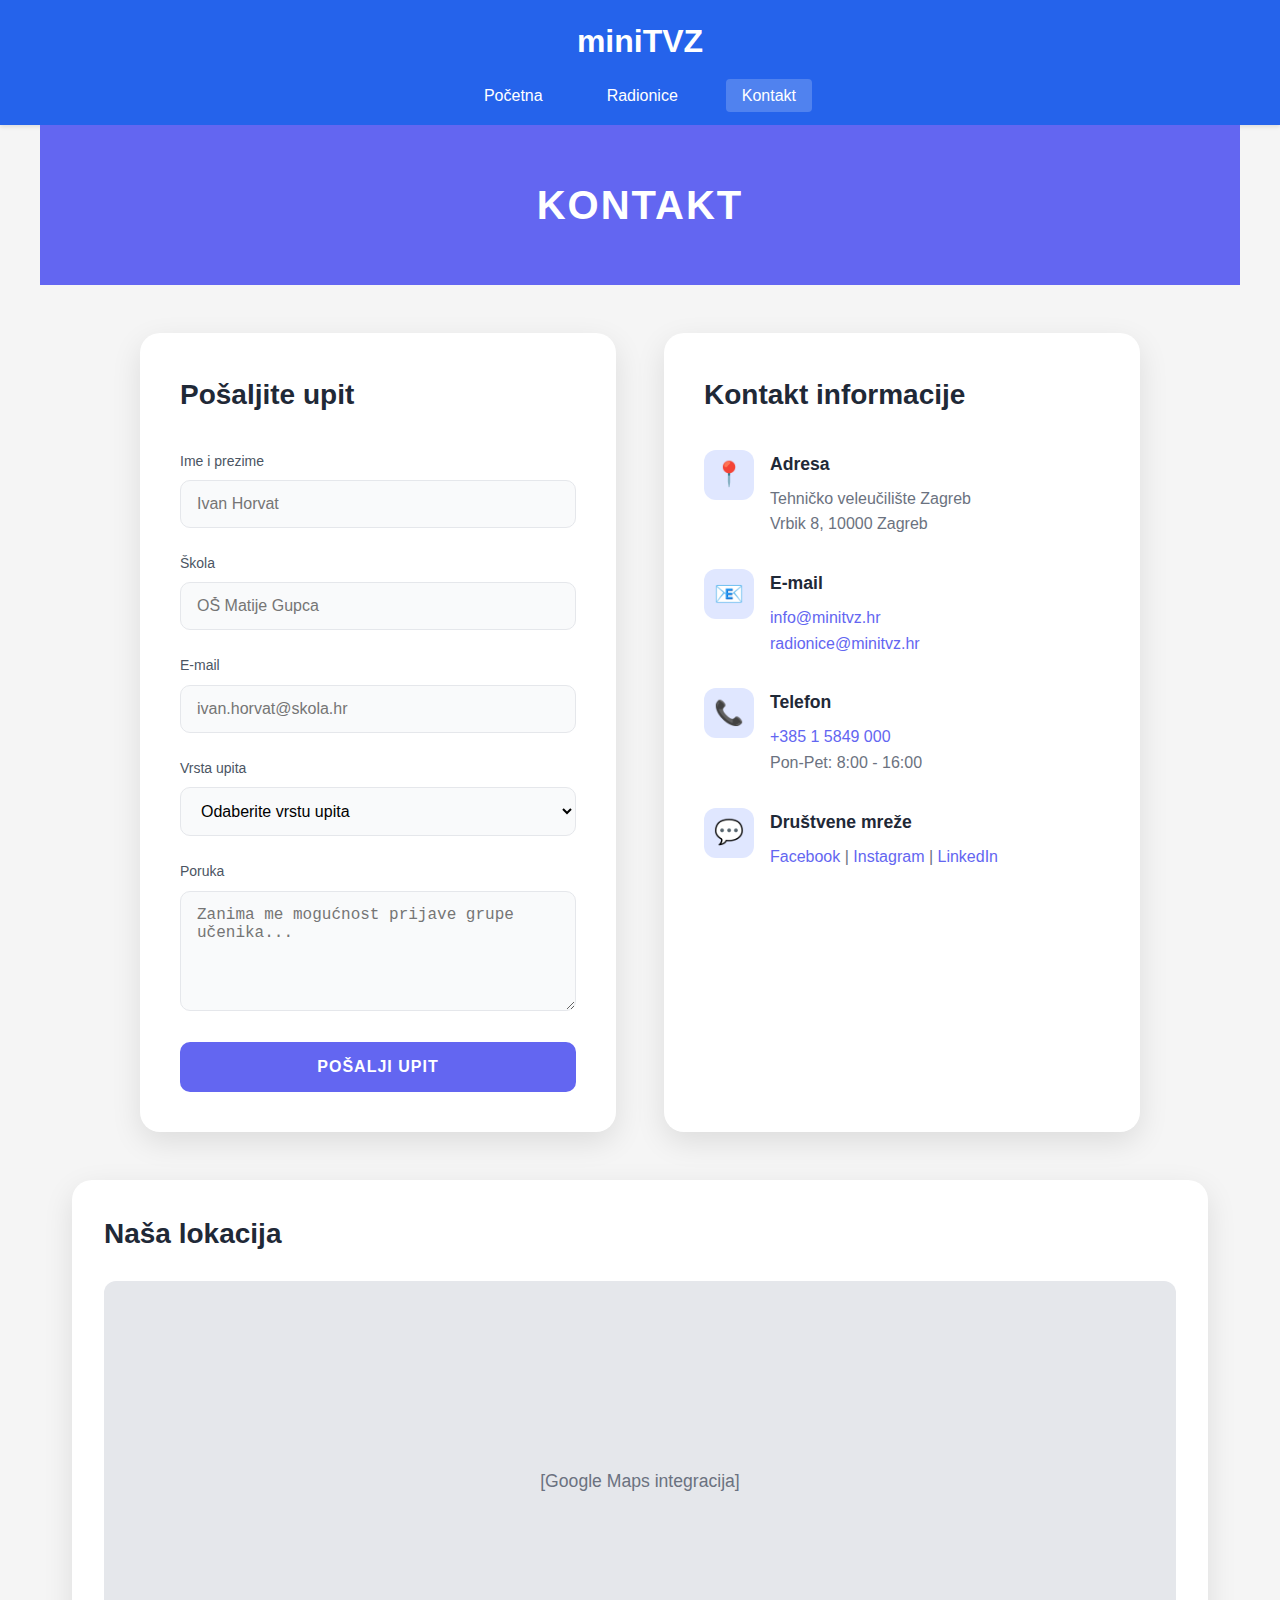
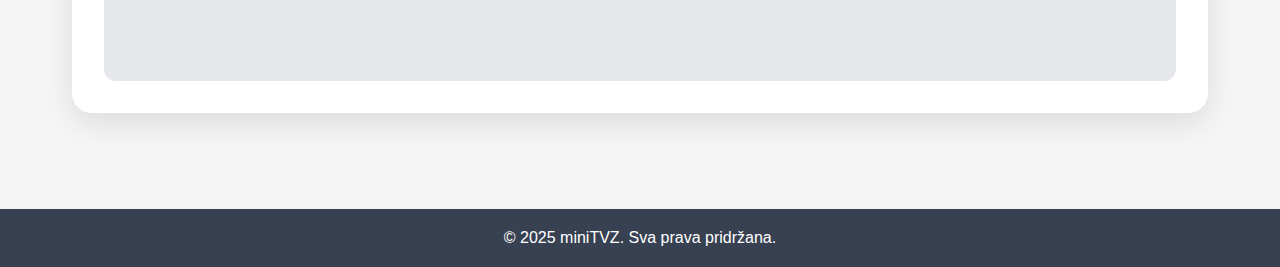
<file: src/kontakt.html>
<!DOCTYPE html>
<html lang="hr">
<head>
    <meta charset="UTF-8">
    <meta name="viewport" content="width=device-width, initial-scale=1.0">
    <title>Kontakt - miniTVZ</title>
    <style>
        /* Reset i osnovni stilovi */
        * {
            margin: 0;
            padding: 0;
            box-sizing: border-box;
        }

        body {
            font-family: -apple-system, BlinkMacSystemFont, 'Segoe UI', Roboto, Arial, sans-serif;
            line-height: 1.6;
            color: #333;
            background-color: #f5f5f5;
        }

        /* Header stilovi */
        header {
            background: #2563eb;
            color: white;
            padding: 1rem 0;
            box-shadow: 0 2px 4px rgba(0,0,0,0.1);
        }

        header h1 {
            text-align: center;
            margin-bottom: 1rem;
            font-size: 2rem;
        }

        nav ul {
            list-style: none;
            display: flex;
            justify-content: center;
            gap: 2rem;
        }

        nav a {
            color: white;
            text-decoration: none;
            padding: 0.5rem 1rem;
            border-radius: 4px;
            transition: background 0.3s;
        }

        nav a:hover, nav a.active {
            background: rgba(255, 255, 255, 0.2);
        }

        /* Main content */
        main {
            max-width: 1200px;
            margin: 0 auto;
            padding: 3rem 2rem;
        }

        /* Page header */
        .page-header {
            background: #6366f1;
            color: white;
            text-align: center;
            padding: 3rem 2rem;
            margin: -3rem -2rem 3rem -2rem;
        }

        .page-header h2 {
            font-size: 2.5rem;
            font-weight: 700;
            text-transform: uppercase;
            letter-spacing: 2px;
        }

        /* Contact container */
        .contact-container {
            display: grid;
            grid-template-columns: 1fr 1fr;
            gap: 3rem;
            max-width: 1000px;
            margin: 0 auto;
        }

        /* Contact form card */
        .contact-form-card {
            background: white;
            border-radius: 20px;
            padding: 2.5rem;
            box-shadow: 0 10px 30px rgba(0,0,0,0.1);
        }

        .contact-form-card h3 {
            color: #1f2937;
            font-size: 1.75rem;
            margin-bottom: 2rem;
            font-weight: 600;
        }

        /* Form styles */
        .form-group {
            margin-bottom: 1.5rem;
        }

        .form-group label {
            display: block;
            color: #4b5563;
            font-weight: 500;
            margin-bottom: 0.5rem;
            font-size: 14px;
        }

        .form-group input,
        .form-group select,
        .form-group textarea {
            width: 100%;
            padding: 0.875rem 1rem;
            border: 1px solid #e5e7eb;
            border-radius: 10px;
            font-size: 16px;
            transition: all 0.3s;
            background-color: #f9fafb;
        }

        .form-group input:focus,
        .form-group select:focus,
        .form-group textarea:focus {
            outline: none;
            border-color: #6366f1;
            background-color: white;
            box-shadow: 0 0 0 3px rgba(99, 102, 241, 0.1);
        }

        .form-group textarea {
            resize: vertical;
            min-height: 120px;
        }

        /* Submit button */
        .submit-btn {
            width: 100%;
            background: #6366f1;
            color: white;
            padding: 1rem;
            border: none;
            border-radius: 10px;
            font-size: 16px;
            font-weight: 600;
            text-transform: uppercase;
            letter-spacing: 1px;
            cursor: pointer;
            transition: all 0.3s;
        }

        .submit-btn:hover {
            background: #4f46e5;
            transform: translateY(-2px);
            box-shadow: 0 5px 20px rgba(99, 102, 241, 0.3);
        }

        /* Contact info card */
        .contact-info-card {
            background: white;
            border-radius: 20px;
            padding: 2.5rem;
            box-shadow: 0 10px 30px rgba(0,0,0,0.1);
        }

        .contact-info-card h3 {
            color: #1f2937;
            font-size: 1.75rem;
            margin-bottom: 2rem;
            font-weight: 600;
        }

        .info-item {
            margin-bottom: 2rem;
            display: flex;
            align-items: start;
            gap: 1rem;
        }

        .info-icon {
            width: 50px;
            height: 50px;
            background: #e0e7ff;
            border-radius: 12px;
            display: flex;
            align-items: center;
            justify-content: center;
            font-size: 1.5rem;
            flex-shrink: 0;
        }

        .info-content h4 {
            color: #1f2937;
            font-size: 1.1rem;
            margin-bottom: 0.5rem;
        }

        .info-content p {
            color: #6b7280;
            line-height: 1.6;
        }

        .info-content a {
            color: #6366f1;
            text-decoration: none;
            transition: color 0.3s;
        }

        .info-content a:hover {
            color: #4f46e5;
            text-decoration: underline;
        }

        /* Map section */
        .map-section {
            margin-top: 3rem;
        }

        .map-container {
            background: white;
            border-radius: 20px;
            padding: 2rem;
            box-shadow: 0 10px 30px rgba(0,0,0,0.1);
        }

        .map-container h3 {
            color: #1f2937;
            font-size: 1.75rem;
            margin-bottom: 1.5rem;
            font-weight: 600;
        }

        .map-placeholder {
            background: #e5e7eb;
            height: 400px;
            border-radius: 12px;
            display: flex;
            align-items: center;
            justify-content: center;
            color: #6b7280;
            font-size: 1.1rem;
        }

        /* Success message */
        .success-message {
            display: none;
            background: #10b981;
            color: white;
            padding: 1rem;
            border-radius: 8px;
            margin-bottom: 1rem;
            text-align: center;
        }

        /* Footer */
        footer {
            background: #374151;
            color: white;
            text-align: center;
            padding: 1rem;
            margin-top: 3rem;
        }

        /* Responsive */
        @media (max-width: 768px) {
            .contact-container {
                grid-template-columns: 1fr;
                gap: 2rem;
            }
            
            .page-header {
                margin: -2rem -1rem 2rem -1rem;
                padding: 2rem 1rem;
            }
            
            .page-header h2 {
                font-size: 2rem;
            }
            
            main {
                padding: 2rem 1rem;
            }
            
            .contact-form-card,
            .contact-info-card {
                padding: 2rem;
            }
            
            nav ul {
                flex-direction: column;
                gap: 1rem;
            }
        }
    </style>
</head>
<body>
    <header>
        <h1>miniTVZ</h1>
        <nav>
            <ul>
                <li><a href="index.html">Početna</a></li>
                <li><a href="radionice.html">Radionice</a></li>
                <li><a href="kontakt.html" class="active">Kontakt</a></li>
            </ul>
        </nav>
    </header>
    
    <main>
        <div class="page-header">
            <h2>KONTAKT</h2>
        </div>
        
        <div class="contact-container">
            <!-- Contact form -->
            <div class="contact-form-card">
                <h3>Pošaljite upit</h3>
                
                <div id="successMessage" class="success-message">
                    Vaš upit je uspješno poslan! Odgovorit ćemo u najkraćem mogućem roku.
                </div>
                
                <form id="contactForm">
                    <div class="form-group">
                        <label for="name">Ime i prezime</label>
                        <input type="text" id="name" name="name" placeholder="Ivan Horvat" required>
                    </div>
                    
                    <div class="form-group">
                        <label for="school">Škola</label>
                        <input type="text" id="school" name="school" placeholder="OŠ Matije Gupca">
                    </div>
                    
                    <div class="form-group">
                        <label for="email">E-mail</label>
                        <input type="email" id="email" name="email" placeholder="ivan.horvat@skola.hr" required>
                    </div>
                    
                    <div class="form-group">
                        <label for="subject">Vrsta upita</label>
                        <select id="subject" name="subject" required>
                            <option value="">Odaberite vrstu upita</option>
                            <option value="info">Opće informacije</option>
                            <option value="registration">Prijava na radionicu</option>
                            <option value="group">Grupna prijava</option>
                            <option value="cooperation">Suradnja</option>
                            <option value="other">Ostalo</option>
                        </select>
                    </div>
                    
                    <div class="form-group">
                        <label for="message">Poruka</label>
                        <textarea id="message" name="message" placeholder="Zanima me mogućnost prijave grupe učenika..." required></textarea>
                    </div>
                    
                    <button type="submit" class="submit-btn">POŠALJI UPIT</button>
                </form>
            </div>
            
            <!-- Contact info -->
            <div class="contact-info-card">
                <h3>Kontakt informacije</h3>
                
                <div class="info-item">
                    <div class="info-icon">📍</div>
                    <div class="info-content">
                        <h4>Adresa</h4>
                        <p>Tehničko veleučilište Zagreb<br>
                        Vrbik 8, 10000 Zagreb</p>
                    </div>
                </div>
                
                <div class="info-item">
                    <div class="info-icon">📧</div>
                    <div class="info-content">
                        <h4>E-mail</h4>
                        <p><a href="mailto:info@minitvz.hr">info@minitvz.hr</a></p>
                        <p><a href="mailto:radionice@minitvz.hr">radionice@minitvz.hr</a></p>
                    </div>
                </div>
                
                <div class="info-item">
                    <div class="info-icon">📞</div>
                    <div class="info-content">
                        <h4>Telefon</h4>
                        <p><a href="tel:+38515849000">+385 1 5849 000</a></p>
                        <p>Pon-Pet: 8:00 - 16:00</p>
                    </div>
                </div>
                
                <div class="info-item">
                    <div class="info-icon">💬</div>
                    <div class="info-content">
                        <h4>Društvene mreže</h4>
                        <p>
                            <a href="#">Facebook</a> | 
                            <a href="#">Instagram</a> | 
                            <a href="#">LinkedIn</a>
                        </p>
                    </div>
                </div>
            </div>
        </div>
        
        <!-- Map section -->
        <div class="map-section">
            <div class="map-container">
                <h3>Naša lokacija</h3>
                <div class="map-placeholder">
                    [Google Maps integracija]
                </div>
            </div>
        </div>
    </main>

    <footer>
        <p>&copy; 2025 miniTVZ. Sva prava pridržana.</p>
    </footer>

    <script>
        // Form submission
        document.getElementById('contactForm').addEventListener('submit', function(e) {
            e.preventDefault();
            
            // Show success message
            document.getElementById('successMessage').style.display = 'block';
            
            // Reset form
            this.reset();
            
            // Hide success message after 5 seconds
            setTimeout(function() {
                document.getElementById('successMessage').style.display = 'none';
            }, 5000);
            
            // Scroll to top
            window.scrollTo({ top: 0, behavior: 'smooth' });
        });
    </script>
</body>
</html>
</file>
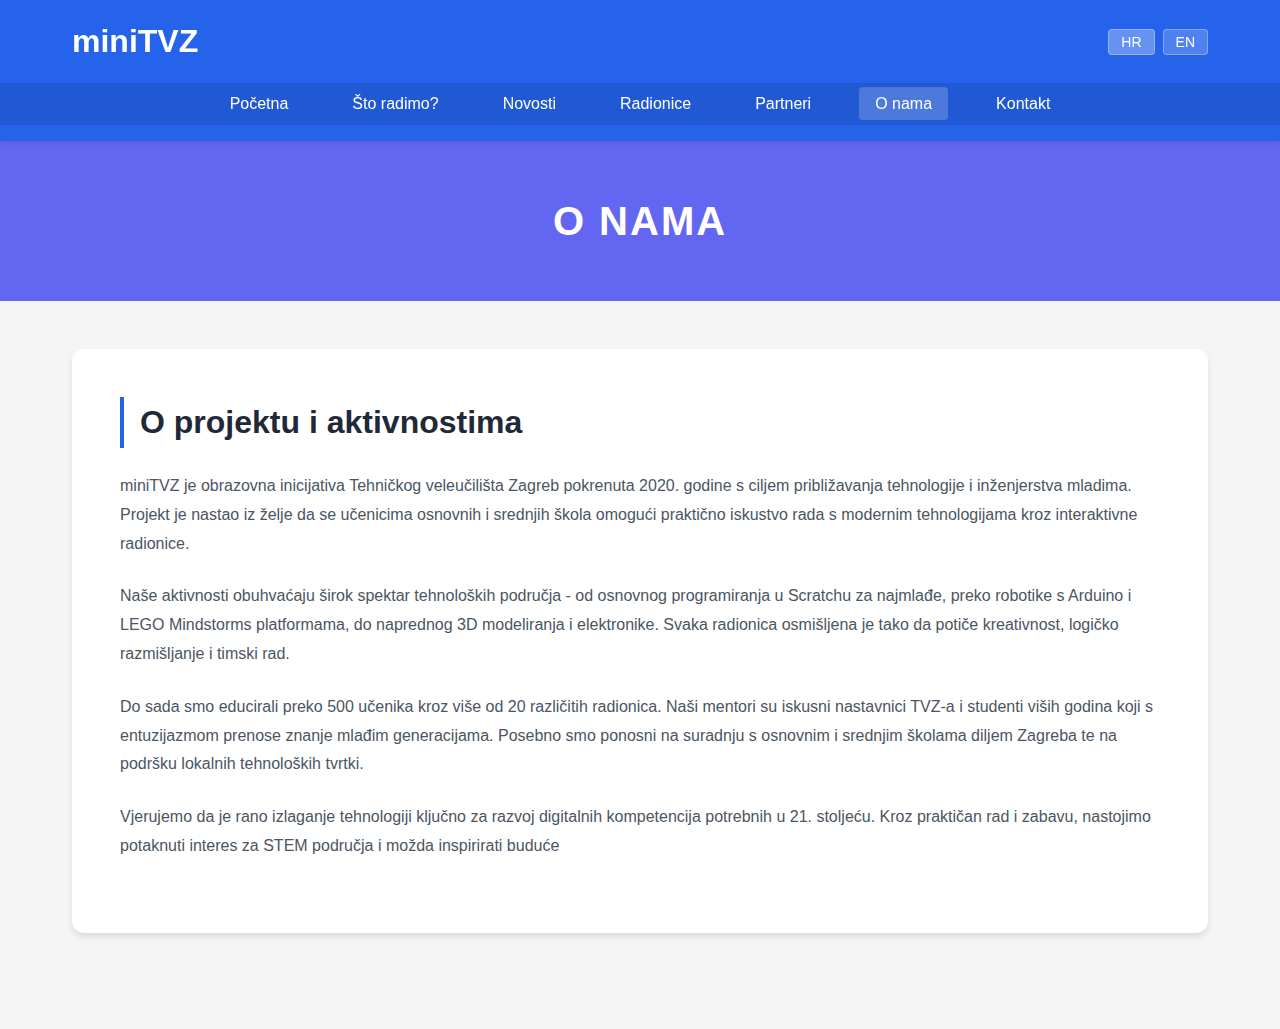
<file: src/o-nama.html>
<!DOCTYPE html>
<html lang="hr">
<head>
    <meta charset="UTF-8">
    <meta name="viewport" content="width=device-width, initial-scale=1.0">
    <title>O nama - miniTVZ</title>
    <style>
        /* Reset i osnovni stilovi */
        * {
            margin: 0;
            padding: 0;
            box-sizing: border-box;
        }

        body {
            font-family: -apple-system, BlinkMacSystemFont, 'Segoe UI', Roboto, Arial, sans-serif;
            line-height: 1.6;
            color: #333;
            background-color: #f5f5f5;
        }

        /* Header stilovi */
        header {
            background: #2563eb;
            color: white;
            padding: 1rem 0;
            box-shadow: 0 2px 4px rgba(0,0,0,0.1);
            position: sticky;
            top: 0;
            z-index: 1000;
        }

        .header-top {
            max-width: 1200px;
            margin: 0 auto;
            padding: 0 2rem;
            display: flex;
            justify-content: space-between;
            align-items: center;
        }

        header h1 {
            font-size: 2rem;
        }

        /* Language switcher */
        .language-switcher {
            display: flex;
            gap: 0.5rem;
        }

        .lang-btn {
            background: rgba(255, 255, 255, 0.2);
            color: white;
            border: 1px solid rgba(255, 255, 255, 0.3);
            padding: 0.25rem 0.75rem;
            border-radius: 4px;
            cursor: pointer;
            transition: background 0.3s;
            font-size: 14px;
        }

        .lang-btn:hover,
        .lang-btn.active {
            background: rgba(255, 255, 255, 0.3);
        }

        nav {
            background: rgba(0, 0, 0, 0.1);
            padding: 0.5rem 0;
            margin-top: 1rem;
        }

        nav ul {
            list-style: none;
            display: flex;
            justify-content: center;
            gap: 2rem;
            max-width: 1200px;
            margin: 0 auto;
            padding: 0 2rem;
        }

        nav a {
            color: white;
            text-decoration: none;
            padding: 0.5rem 1rem;
            border-radius: 4px;
            transition: background 0.3s;
        }

        nav a:hover, nav a.active {
            background: rgba(255, 255, 255, 0.2);
        }

        /* Page header */
        .page-header {
            background: #6366f1;
            color: white;
            text-align: center;
            padding: 3rem 2rem;
        }

        .page-header h2 {
            font-size: 2.5rem;
            font-weight: 700;
            text-transform: uppercase;
            letter-spacing: 2px;
        }

        /* Main content */
        main {
            max-width: 1200px;
            margin: 0 auto;
            padding: 3rem 2rem;
        }

        /* About section */
        .about-section {
            background: white;
            padding: 3rem;
            border-radius: 12px;
            box-shadow: 0 4px 6px rgba(0,0,0,0.1);
            margin-bottom: 3rem;
        }

        .about-section h3 {
            color: #1f2937;
            font-size: 2rem;
            margin-bottom: 1.5rem;
            border-left: 4px solid #2563eb;
            padding-left: 1rem;
        }

        .about-content {
            color: #4b5563;
            line-height: 1.8;
        }

        .about-content p {
            margin-bottom: 1.5rem;
        }

        /* Team section */
        .team-section {
            margin-bottom: 3rem;
        }

        .section-title {
            color: #1f2937;
            font-size: 2rem;
            margin-bottom: 2rem;
            text-align: center;
        }

        /* Teachers grid */
        .teachers-grid {
            display: grid;
            grid-template-columns: repeat(auto-fit, minmax(300px, 1fr));
            gap: 2rem;
            margin-bottom: 3rem;
        }

        .teacher-card {
            background: white;
            border-radius: 12px;
            overflow: hidden;
            box-shadow: 0 4px 6px rgba(0,0,0,0.1);
            transition: transform 0.3s;
            cursor: pointer;
        }

        .teacher-card:hover {
            transform: translateY(-5px);
            box-shadow: 0 10px 20px rgba(0,0,0,0.15);
        }

        .teacher-photo {
            width: 100%;
            height: 250px;
            object-fit: cover;
            background: #e5e7eb;
            display: flex;
            align-items: center;
            justify-content: center;
            color: #9ca3af;
            font-size: 1.1rem;
        }

        .teacher-info {
            padding: 1.5rem;
        }

        .teacher-name {
            color: #1f2937;
            font-size: 1.25rem;
            font-weight: 600;
            margin-bottom: 0.5rem;
        }

        .teacher-title {
            color: #6b7280;
            margin-bottom: 0.75rem;
        }

        .teacher-bio {
            color: #4b5563;
            font-size: 0.875rem;
            line-height: 1.5;
            margin-bottom: 1rem;
        }

        .teacher-links {
            display: flex;
            gap: 1rem;
        }

        .teacher-link {
            color: #2563eb;
            text-decoration: none;
            font-size: 0.875rem;
            font-weight: 500;
        }

        .teacher-link:hover {
            text-decoration: underline;
        }

        /* Students section */
        .students-section {
            background: white;
            padding: 2rem;
            border-radius: 12px;
            box-shadow: 0 4px 6px rgba(0,0,0,0.1);
            margin-bottom: 2rem;
        }

        .students-section h4 {
            color: #1f2937;
            font-size: 1.5rem;
            margin-bottom: 1.5rem;
        }

        .students-list {
            display: grid;
            grid-template-columns: repeat(auto-fill, minmax(250px, 1fr));
            gap: 1rem;
        }

        .student-item {
            color: #4b5563;
            padding: 0.75rem;
            background: #f9fafb;
            border-radius: 8px;
            border-left: 3px solid #2563eb;
        }

        /* Contact info */
        .contact-info {
            background: #f3f4f6;
            padding: 2rem;
            border-radius: 12px;
            margin-top: 3rem;
        }

        .contact-info h3 {
            color: #1f2937;
            font-size: 1.5rem;
            margin-bottom: 1.5rem;
        }

        .contact-details {
            display: grid;
            grid-template-columns: repeat(auto-fit, minmax(300px, 1fr));
            gap: 2rem;
        }

        .contact-item {
            display: flex;
            align-items: start;
            gap: 1rem;
        }

        .contact-icon {
            font-size: 1.5rem;
        }

        .contact-text {
            color: #4b5563;
        }

        .contact-text strong {
            color: #1f2937;
            display: block;
            margin-bottom: 0.25rem;
        }

        /* Footer */
        footer {
            background: #374151;
            color: white;
            text-align: center;
            padding: 1rem;
            margin-top: 3rem;
        }

        /* Responsive */
        @media (max-width: 768px) {
            .header-top {
                flex-direction: column;
                gap: 1rem;
            }
            
            nav ul {
                flex-wrap: wrap;
                justify-content: center;
                gap: 0.5rem;
            }
            
            nav a {
                padding: 0.5rem;
                font-size: 0.875rem;
            }
            
            main {
                padding: 2rem 1rem;
            }
            
            .teachers-grid {
                grid-template-columns: 1fr;
            }
            
            .students-list {
                grid-template-columns: 1fr;
            }
        }
    </style>
</head>
<body>
    <header>
        <div class="header-top">
            <h1>miniTVZ</h1>
            <div class="language-switcher">
                <button class="lang-btn active" onclick="changeLanguage('hr')">HR</button>
                <button class="lang-btn" onclick="changeLanguage('en')">EN</button>
            </div>
        </div>
        <nav>
            <ul>
                <li><a href="index.html">Početna</a></li>
                <li><a href="index.html#what-we-do">Što radimo?</a></li>
                <li><a href="index.html#news">Novosti</a></li>
                <li><a href="radionice.html">Radionice</a></li>
                <li><a href="index.html#partners">Partneri</a></li>
                <li><a href="o-nama.html" class="active">O nama</a></li>
                <li><a href="kontakt.html">Kontakt</a></li>
            </ul>
        </nav>
    </header>
    
    <div class="page-header">
        <h2>O NAMA</h2>
    </div>
    
    <main>
        <!-- About project section -->
        <section class="about-section">
            <h3>O projektu i aktivnostima</h3>
            <div class="about-content">
                <p>
                    miniTVZ je obrazovna inicijativa Tehničkog veleučilišta Zagreb pokrenuta 2020. godine s ciljem približavanja tehnologije i inženjerstva mladima. Projekt je nastao iz želje da se učenicima osnovnih i srednjih škola omogući praktično iskustvo rada s modernim tehnologijama kroz interaktivne radionice.
                </p>
                <p>
                    Naše aktivnosti obuhvaćaju širok spektar tehnoloških područja - od osnovnog programiranja u Scratchu za najmlađe, preko robotike s Arduino i LEGO Mindstorms platformama, do naprednog 3D modeliranja i elektronike. Svaka radionica osmišljena je tako da potiče kreativnost, logičko razmišljanje i timski rad.
                </p>
                <p>
                    Do sada smo educirali preko 500 učenika kroz više od 20 različitih radionica. Naši mentori su iskusni nastavnici TVZ-a i studenti viših godina koji s entuzijazmom prenose znanje mlađim generacijama. Posebno smo ponosni na suradnju s osnovnim i srednjim školama diljem Zagreba te na podršku lokalnih tehnoloških tvrtki.
                </p>
                <p>
                    Vjerujemo da je rano izlaganje tehnologiji ključno za razvoj digitalnih kompetencija potrebnih u 21. stoljeću. Kroz praktičan rad i zabavu, nastojimo potaknuti interes za STEM područja i možda inspirirati buduće
</file>
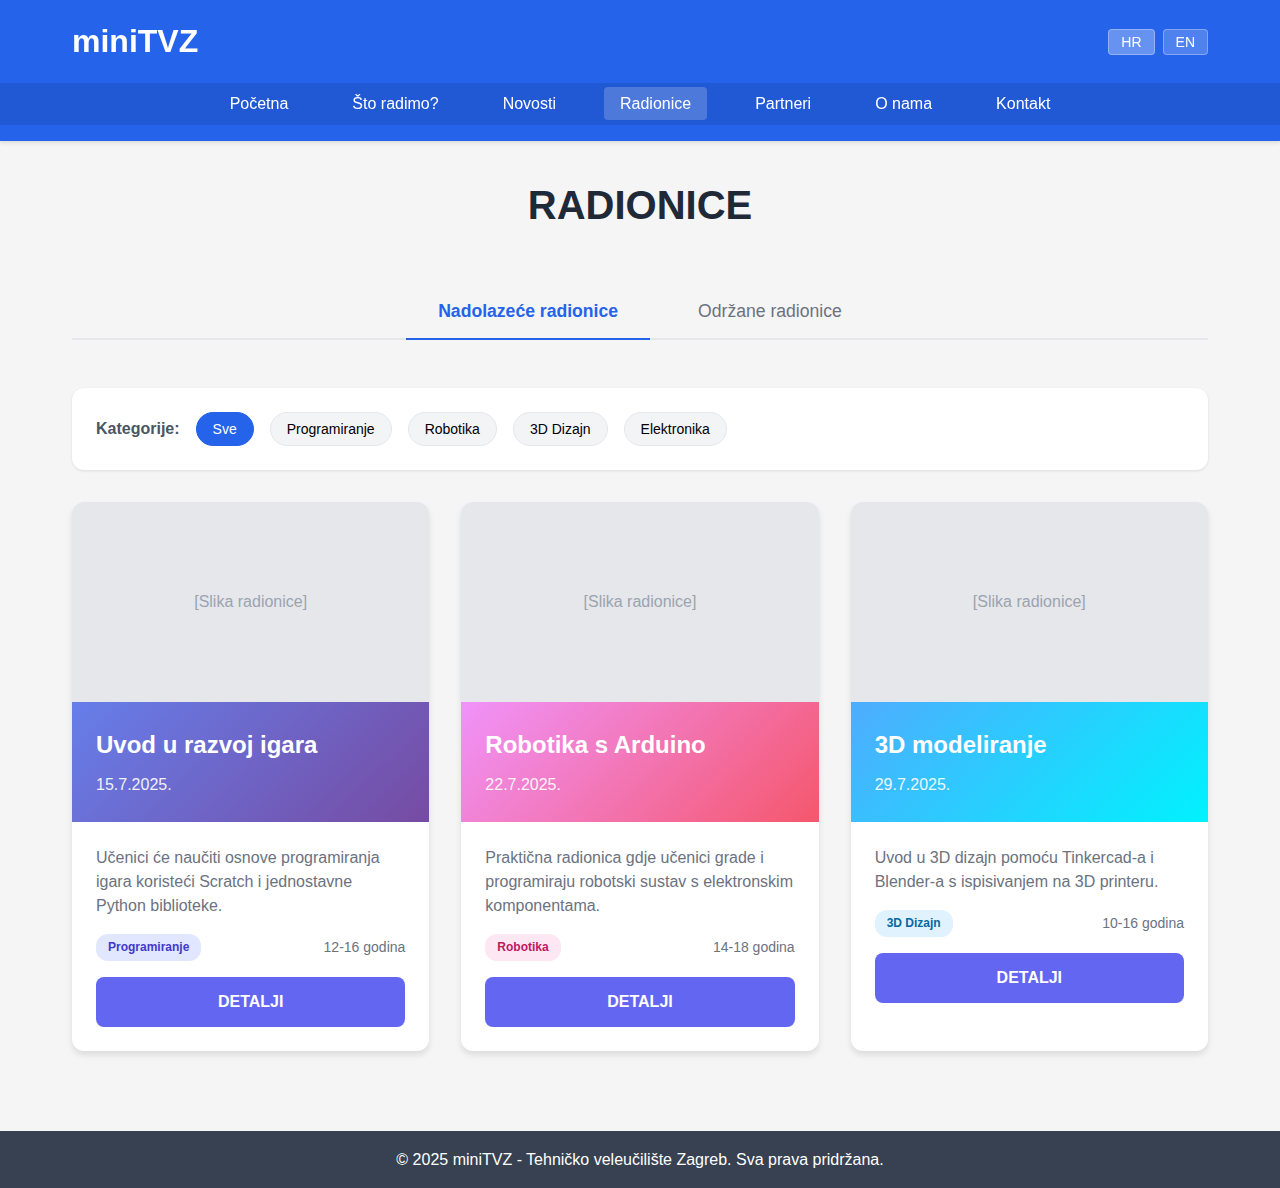
<file: src/radionice.html>
<!DOCTYPE html>
<html lang="hr">
<head>
    <meta charset="UTF-8">
    <meta name="viewport" content="width=device-width, initial-scale=1.0">
    <title>Radionice - miniTVZ</title>
    <style>
        /* Reset i osnovni stilovi */
        * {
            margin: 0;
            padding: 0;
            box-sizing: border-box;
        }

        body {
            font-family: -apple-system, BlinkMacSystemFont, 'Segoe UI', Roboto, Arial, sans-serif;
            line-height: 1.6;
            color: #333;
            background-color: #f5f5f5;
        }

        /* Header stilovi */
        header {
            background: #2563eb;
            color: white;
            padding: 1rem 0;
            box-shadow: 0 2px 4px rgba(0,0,0,0.1);
            position: sticky;
            top: 0;
            z-index: 1000;
        }

        .header-top {
            max-width: 1200px;
            margin: 0 auto;
            padding: 0 2rem;
            display: flex;
            justify-content: space-between;
            align-items: center;
        }

        header h1 {
            font-size: 2rem;
        }

        /* Language switcher */
        .language-switcher {
            display: flex;
            gap: 0.5rem;
        }

        .lang-btn {
            background: rgba(255, 255, 255, 0.2);
            color: white;
            border: 1px solid rgba(255, 255, 255, 0.3);
            padding: 0.25rem 0.75rem;
            border-radius: 4px;
            cursor: pointer;
            transition: background 0.3s;
            font-size: 14px;
        }

        .lang-btn:hover,
        .lang-btn.active {
            background: rgba(255, 255, 255, 0.3);
        }

        nav {
            background: rgba(0, 0, 0, 0.1);
            padding: 0.5rem 0;
            margin-top: 1rem;
        }

        nav ul {
            list-style: none;
            display: flex;
            justify-content: center;
            gap: 2rem;
            max-width: 1200px;
            margin: 0 auto;
            padding: 0 2rem;
            flex-wrap: wrap;
        }

        nav a {
            color: white;
            text-decoration: none;
            padding: 0.5rem 1rem;
            border-radius: 4px;
            transition: background 0.3s;
        }

        nav a:hover, nav a.active {
            background: rgba(255, 255, 255, 0.2);
        }

        /* Main content */
        main {
            max-width: 1200px;
            margin: 0 auto;
            padding: 2rem;
        }

        /* Page title */
        .page-title {
            text-align: center;
            color: #1f2937;
            font-size: 2.5rem;
            margin-bottom: 3rem;
            font-weight: 700;
        }

        /* Tab navigation */
        .tab-navigation {
            display: flex;
            justify-content: center;
            gap: 1rem;
            margin-bottom: 3rem;
            border-bottom: 2px solid #e5e7eb;
        }

        .tab-btn {
            background: none;
            border: none;
            padding: 1rem 2rem;
            font-size: 1.1rem;
            color: #6b7280;
            cursor: pointer;
            position: relative;
            transition: color 0.3s;
        }

        .tab-btn:hover {
            color: #2563eb;
        }

        .tab-btn.active {
            color: #2563eb;
            font-weight: 600;
        }

        .tab-btn.active::after {
            content: '';
            position: absolute;
            bottom: -2px;
            left: 0;
            right: 0;
            height: 2px;
            background: #2563eb;
        }

        /* Tab content */
        .tab-content {
            display: none;
        }

        .tab-content.active {
            display: block;
        }

        /* Filter section */
        .filter-section {
            background: white;
            padding: 1.5rem;
            border-radius: 12px;
            margin-bottom: 2rem;
            box-shadow: 0 1px 3px rgba(0,0,0,0.1);
        }

        .filter-group {
            display: flex;
            gap: 1rem;
            flex-wrap: wrap;
            align-items: center;
        }

        .filter-label {
            font-weight: 600;
            color: #4b5563;
        }

        .filter-btn {
            background: #f3f4f6;
            border: 1px solid #e5e7eb;
            padding: 0.5rem 1rem;
            border-radius: 20px;
            cursor: pointer;
            transition: all 0.3s;
            font-size: 14px;
        }

        .filter-btn:hover {
            background: #e5e7eb;
        }

        .filter-btn.active {
            background: #2563eb;
            color: white;
            border-color: #2563eb;
        }

        /* Workshop grid */
        .workshops-grid {
            display: grid;
            grid-template-columns: repeat(auto-fill, minmax(350px, 1fr));
            gap: 2rem;
        }

        /* Workshop card */
        .workshop-card {
            background: white;
            border-radius: 12px;
            overflow: hidden;
            box-shadow: 0 4px 6px rgba(0,0,0,0.1);
            transition: transform 0.3s, box-shadow 0.3s;
            cursor: pointer;
        }

        .workshop-card:hover {
            transform: translateY(-5px);
            box-shadow: 0 10px 20px rgba(0,0,0,0.15);
        }

        .workshop-image {
            width: 100%;
            height: 200px;
            object-fit: cover;
            background: #e5e7eb;
            display: flex;
            align-items: center;
            justify-content: center;
            color: #9ca3af;
        }

        .workshop-header {
            background: linear-gradient(135deg, #667eea, #764ba2);
            color: white;
            padding: 1.5rem;
        }

        .workshop-title {
            font-size: 1.5rem;
            font-weight: 700;
            margin-bottom: 0.5rem;
        }

        .workshop-date {
            font-size: 1rem;
            opacity: 0.9;
        }

        .workshop-body {
            padding: 1.5rem;
        }

        .workshop-description {
            color: #6b7280;
            margin-bottom: 1rem;
            line-height: 1.5;
        }

        .workshop-meta {
            display: flex;
            justify-content: space-between;
            align-items: center;
            margin-bottom: 1rem;
        }

        .workshop-category {
            background: #e0e7ff;
            color: #4338ca;
            padding: 0.25rem 0.75rem;
            border-radius: 12px;
            font-size: 12px;
            font-weight: 600;
        }

        .workshop-age {
            color: #6b7280;
            font-size: 14px;
        }

        .workshop-details-btn {
            display: block;
            width: 100%;
            background: #6366f1;
            color: white;
            padding: 0.75rem;
            border: none;
            border-radius: 8px;
            font-size: 16px;
            font-weight: 600;
            cursor: pointer;
            transition: background 0.3s;
            text-decoration: none;
            text-align: center;
        }

        .workshop-details-btn:hover {
            background: #4f46e5;
        }

        /* Archive specific styles */
        .archive-card {
            background: white;
            border-radius: 12px;
            padding: 1.5rem;
            box-shadow: 0 4px 6px rgba(0,0,0,0.1);
            margin-bottom: 1rem;
        }

        .archive-header {
            display: flex;
            justify-content: space-between;
            align-items: center;
            margin-bottom: 1rem;
        }

        .archive-title {
            font-size: 1.25rem;
            font-weight: 600;
            color: #1f2937;
        }

        .archive-date {
            color: #6b7280;
            font-size: 0.875rem;
        }

        .archive-content {
            display: flex;
            gap: 2rem;
        }

        .archive-info {
            flex: 1;
        }

        .archive-description {
            color: #4b5563;
            margin-bottom: 1rem;
            line-height: 1.6;
        }

        .archive-stats {
            display: flex;
            gap: 2rem;
            margin-bottom: 1rem;
        }

        .stat-item {
            color: #6b7280;
            font-size: 0.875rem;
        }

        .stat-item strong {
            color: #1f2937;
            font-weight: 600;
        }

        .archive-links {
            display: flex;
            gap: 1rem;
        }

        .archive-link {
            color: #2563eb;
            text-decoration: none;
            font-weight: 500;
            font-size: 0.875rem;
        }

        .archive-link:hover {
            text-decoration: underline;
        }

        .archive-thumbnail {
            width: 200px;
            height: 150px;
            background: #e5e7eb;
            border-radius: 8px;
            display: flex;
            align-items: center;
            justify-content: center;
            color: #9ca3af;
            flex-shrink: 0;
        }

        /* No results message */
        .no-results {
            text-align: center;
            padding: 3rem;
            color: #6b7280;
        }

        /* Footer */
        footer {
            background: #374151;
            color: white;
            text-align: center;
            padding: 1rem;
            margin-top: 3rem;
        }

        /* Responsive */
        @media (max-width: 768px) {
            .workshops-grid {
                grid-template-columns: 1fr;
            }
            
            .page-title {
                font-size: 2rem;
            }
            
            main {
                padding: 1rem;
            }
            
            .archive-content {
                flex-direction: column;
            }
            
            .archive-thumbnail {
                width: 100%;
            }
            
            nav ul {
                gap: 0.5rem;
            }
            
            nav a {
                padding: 0.5rem;
                font-size: 0.875rem;
            }
        }
    </style>
</head>
<body>
    <header>
        <div class="header-top">
            <h1>miniTVZ</h1>
            <div class="language-switcher">
                <button class="lang-btn active" onclick="changeLanguage('hr')">HR</button>
                <button class="lang-btn" onclick="changeLanguage('en')">EN</button>
            </div>
        </div>
        <nav>
            <ul>
                <li><a href="index.html">Početna</a></li>
                <li><a href="index.html#what-we-do">Što radimo?</a></li>
                <li><a href="index.html#news">Novosti</a></li>
                <li><a href="radionice.html" class="active">Radionice</a></li>
                <li><a href="index.html#partners">Partneri</a></li>
                <li><a href="o-nama.html">O nama</a></li>
                <li><a href="kontakt.html">Kontakt</a></li>
            </ul>
        </nav>
    </header>
    
    <main>
        <h2 class="page-title">RADIONICE</h2>
        
        <!-- Tab navigation -->
        <div class="tab-navigation">
            <button class="tab-btn active" onclick="switchTab('upcoming')">Nadolazeće radionice</button>
            <button class="tab-btn" onclick="switchTab('archive')">Održane radionice</button>
        </div>
        
        <!-- Upcoming workshops tab -->
        <div id="upcoming" class="tab-content active">
            <!-- Filter section -->
            <div class="filter-section">
                <div class="filter-group">
                    <span class="filter-label">Kategorije:</span>
                    <button class="filter-btn active" onclick="filterWorkshops('sve')">Sve</button>
                    <button class="filter-btn" onclick="filterWorkshops('programiranje')">Programiranje</button>
                    <button class="filter-btn" onclick="filterWorkshops('robotika')">Robotika</button>
                    <button class="filter-btn" onclick="filterWorkshops('dizajn')">3D Dizajn</button>
                    <button class="filter-btn" onclick="filterWorkshops('elektronika')">Elektronika</button>
                </div>
            </div>
            
            <!-- Workshops grid -->
            <div class="workshops-grid" id="workshopsGrid">
                <!-- Workshop 1 -->
                <div class="workshop-card" data-category="programiranje" onclick="goToWorkshopDetails('uvod-u-razvoj-igara')">
                    <div class="workshop-image">[Slika radionice]</div>
                    <div class="workshop-header">
                        <h3 class="workshop-title">Uvod u razvoj igara</h3>
                        <p class="workshop-date">15.7.2025.</p>
                    </div>
                    <div class="workshop-body">
                        <p class="workshop-description">
                            Učenici će naučiti osnove programiranja igara koristeći Scratch i jednostavne Python biblioteke.
                        </p>
                        <div class="workshop-meta">
                            <span class="workshop-category">Programiranje</span>
                            <span class="workshop-age">12-16 godina</span>
                        </div>
                        <a href="workshop-details.html" class="workshop-details-btn">DETALJI</a>
                    </div>
                </div>
                
                <!-- Workshop 2 -->
                <div class="workshop-card" data-category="robotika" onclick="goToWorkshopDetails('robotika-s-arduino')">
                    <div class="workshop-image">[Slika radionice]</div>
                    <div class="workshop-header" style="background: linear-gradient(135deg, #f093fb, #f5576c);">
                        <h3 class="workshop-title">Robotika s Arduino</h3>
                        <p class="workshop-date">22.7.2025.</p>
                    </div>
                    <div class="workshop-body">
                        <p class="workshop-description">
                            Praktična radionica gdje učenici grade i programiraju robotski sustav s elektronskim komponentama.
                        </p>
                        <div class="workshop-meta">
                            <span class="workshop-category" style="background: #fce7f3; color: #be185d;">Robotika</span>
                            <span class="workshop-age">14-18 godina</span>
                        </div>
                        <a href="workshop-details.html" class="workshop-details-btn">DETALJI</a>
                    </div>
                </div>
                
                <!-- Workshop 3 -->
                <div class="workshop-card" data-category="dizajn" onclick="goToWorkshopDetails('3d-modeliranje')">
                    <div class="workshop-image">[Slika radionice]</div>
                    <div class="workshop-header" style="background: linear-gradient(135deg, #4facfe, #00f2fe);">
                        <h3 class="workshop-title">3D modeliranje</h3>
                        <p class="workshop-date">29.7.2025.</p>
                    </div>
                    <div class="workshop-body">
                        <p class="workshop-description">
                            Uvod u 3D dizajn pomoću Tinkercad-a i Blender-a s ispisivanjem na 3D printeru.
                        </p>
                        <div class="workshop-meta">
                            <span class="workshop-category" style="background: #e0f2fe; color: #0369a1;">3D Dizajn</span>
                            <span class="workshop-age">10-16 godina</span>
                        </div>
                        <a href="workshop-details.html" class="workshop-details-btn">DETALJI</a>
                    </div>
                </div>
            </div>
        </div>
        
        <!-- Archive tab -->
        <div id="archive" class="tab-content">
            <div class="archive-list">
                <!-- Archive item 1 -->
                <div class="archive-card">
                    <div class="archive-header">
                        <h3 class="archive-title">Osnove programiranja u Pythonu</h3>
                        <span class="archive-date">15. - 17. svibnja 2025.</span>
                    </div>
                    <div class="archive-content">
                        <div class="archive-info">
                            <p class="archive-description">
                                Trodnevna intenzivna radionica uvedla je 25 učenika u svijet programiranja. Kroz praktične primjere i zabavne projekte, učenici su savladali osnovne koncepte programiranja.
                            </p>
                            <div class="archive-stats">
                                <span class="stat-item"><strong>25</strong> polaznika</span>
                                <span class="stat-item"><strong>3</strong> dana</span>
                                <span class="stat-item"><strong>15</strong> projekata</span>
                            </div>
                            <div class="archive-links">
                                <a href="arhiva/python-osnove.html" class="archive-link">Detaljan opis →</a>
                                <a href="galerija/python-osnove.html" class="archive-link">Galerija slika →</a>
                            </div>
                        </div>
                        <div class="archive-thumbnail">[Slika]</div>
                    </div>
                </div>
                
                <!-- Archive item 2 -->
                <div class="archive-card">
                    <div class="archive-header">
                        <h3 class="archive-title">LEGO Mindstorms natjecanje</h3>
                        <span class="archive-date">8. svibnja 2025.</span>
                    </div>
                    <div class="archive-content">
                        <div class="archive-info">
                            <p class="archive-description">
                                Uzbudljivo natjecanje u robotici okupilo je 8 timova iz različitih škola. Timovi su programirali robote za izvršavanje složenih zadataka na poligonu.
                            </p>
                            <div class="archive-stats">
                                <span class="stat-item"><strong>32</strong> natjecatelja</span>
                                <span class="stat-item"><strong>8</strong> timova</span>
                                <span class="stat-item"><strong>1.</strong> OŠ Matije Gupca</span>
                            </div>
                            <div class="archive-links">
                                <a href="arhiva/lego-natjecanje.html" class="archive-link">Detaljan opis →</a>
                                <a href="galerija/lego-natjecanje.html" class="archive-link">Galerija slika →</a>
                            </div>
                        </div>
                        <div class="archive-thumbnail">[Slika]</div>
                    </div>
                </div>
                
                <!-- Archive item 3 -->
                <div class="archive-card">
                    <div class="archive-header">
                        <h3 class="archive-title">3D dizajn i printanje</h3>
                        <span class="archive-date">25. travnja 2025.</span>
                    </div>
                    <div class="archive-content">
                        <div class="archive-info">
                            <p class="archive-description">
                                Jednodnevna radionica omogućila je učenicima da dizajniraju vlastite 3D modele i vide kako se printaju. Svaki učenik odnio je kući svoj isprintani projekt.
                            </p>
                            <div class="archive-stats">
                                <span class="stat-item"><strong>15</strong> polaznika</span>
                                <span class="stat-item"><strong>15</strong> modela</span>
                                <span class="stat-item"><strong>100%</strong> zadovoljstvo</span>
                            </div>
                            <div class="archive-links">
                                <a href="arhiva/3d-dizajn.html" class="archive-link">Detaljan opis →</a>
                                <a href="galerija/3d-dizajn.html" class="archive-link">Galerija slika →</a>
                            </div>
                        </div>
                        <div class="archive-thumbnail">[Slika]</div>
                    </div>
                </div>
            </div>
        </div>
    </main>

    <footer>
        <p>&copy; 2025 miniTVZ - Tehničko veleučilište Zagreb. Sva prava pridržana.</p>
    </footer>

    <script>
        // Tab switching
        function switchTab(tabName) {
            // Hide all tabs
            document.querySelectorAll('.tab-content').forEach(tab => {
                tab.classList.remove('active');
            });
            
            // Remove active class from all buttons
            document.querySelectorAll('.tab-btn').forEach(btn => {
                btn.classList.remove('active');
            });
            
            // Show selected tab
            document.getElementById(tabName).classList.add('active');
            
            // Add active class to clicked button
            event.target.classList.add('active');
        }
        
        // Filter functionality
        function filterWorkshops(category) {
            const cards = document.querySelectorAll('.workshop-card');
            const buttons = document.querySelectorAll('.filter-btn');
            const noResults = document.getElementById('noResults');
            let hasResults = false;
            
            // Update active button
            buttons.forEach(btn => {
                if (btn.textContent.toLowerCase().includes(category) || 
                    (category === 'sve' && btn.textContent === 'Sve')) {
                    btn.classList.add('active');
                } else {
                    btn.classList.remove('active');
                }
            });
            
            // Filter cards
            cards.forEach(card => {
                if (category === 'sve' || card.dataset.category === category) {
                    card.style.display = 'block';
                    hasResults = true;
                } else {
                    card.style.display = 'none';
                }
            });
        }
        
        // Navigate to workshop details
        function goToWorkshopDetails(workshopId) {
            sessionStorage.setItem('selectedWorkshop', workshopId);
            window.location.href = 'workshop-details.html';
        }
        
        // Language switcher
        function changeLanguage(lang) {
            document.querySelectorAll('.lang-btn').forEach(btn => {
                btn.classList.remove('active');
            });
            event.target.classList.add('active');
            
            if (lang === 'en') {
                alert('English version coming soon!');
            }
        }
    </script>
</body>
</html>
</file>
